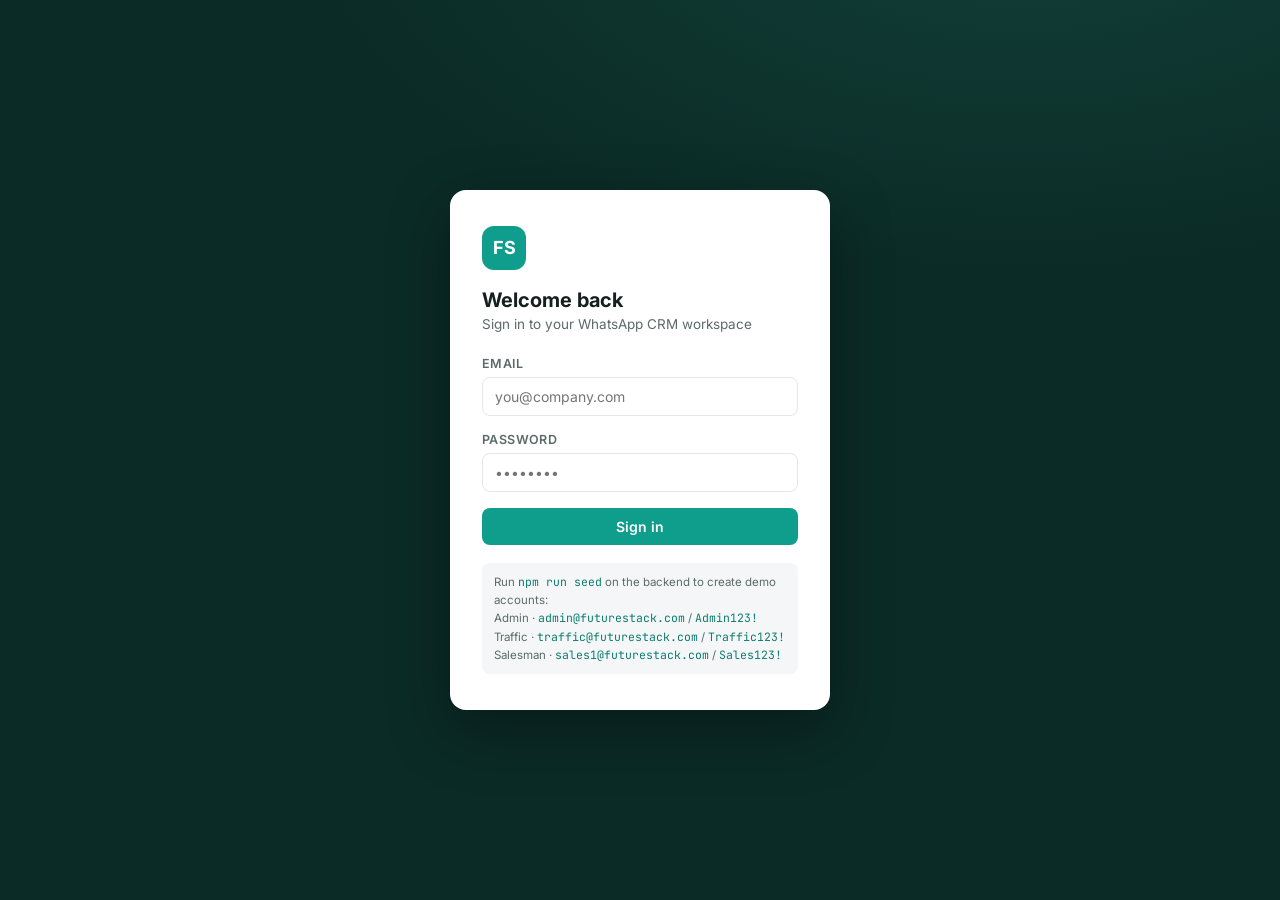
<file: index.html>
<!DOCTYPE html>
<html lang="en">
<head>
<meta charset="UTF-8" />
<meta name="viewport" content="width=device-width, initial-scale=1.0" />
<title>Sign in · WhatsApp CRM</title>
<link rel="stylesheet" href="/css/style.css" />
<link rel="preconnect" href="https://fonts.googleapis.com">
<link href="https://fonts.googleapis.com/css2?family=Inter:wght@400;500;600;700&family=JetBrains+Mono:wght@500&display=swap" rel="stylesheet">
</head>
<body>
  <div class="login-screen">
    <div class="login-card">
      <div class="brand-mark">FS</div>
      <h1>Welcome back</h1>
      <p class="sub">Sign in to your WhatsApp CRM workspace</p>

      <div class="error-msg" id="errorMsg"></div>

      <form id="loginForm">
        <div class="field">
          <label for="email">Email</label>
          <input type="email" id="email" placeholder="you@company.com" required />
        </div>
        <div class="field">
          <label for="password">Password</label>
          <input type="password" id="password" placeholder="••••••••" required />
        </div>
        <button type="submit" class="btn btn-primary" id="loginBtn">Sign in</button>
      </form>

      <div class="demo-hint">
        Run <code>npm run seed</code> on the backend to create demo accounts:<br/>
        Admin · <code>admin@futurestack.com</code> / <code>Admin123!</code><br/>
        Traffic · <code>traffic@futurestack.com</code> / <code>Traffic123!</code><br/>
        Salesman · <code>sales1@futurestack.com</code> / <code>Sales123!</code>
      </div>
    </div>
  </div>

  <script src="/js/config.js"></script>
  <script src="/js/api.js"></script>
  <script>
    // If already logged in, skip straight to the right dashboard
    (function () {
      const user = getUser();
      if (user && getToken()) window.location.href = roleHome(user.role);
    })();

    const form = document.getElementById('loginForm');
    const errorMsg = document.getElementById('errorMsg');
    const loginBtn = document.getElementById('loginBtn');

    form.addEventListener('submit', async (e) => {
      e.preventDefault();
      errorMsg.classList.remove('show');
      loginBtn.disabled = true;
      loginBtn.textContent = 'Signing in…';

      const email = document.getElementById('email').value.trim();
      const password = document.getElementById('password').value;

      try {
        const res = await fetch(API_BASE_URL + '/auth/login', {
          method: 'POST',
          headers: { 'Content-Type': 'application/json' },
          body: JSON.stringify({ email, password })
        });
        const data = await res.json();

        if (!res.ok || !data.success) {
          throw new Error(data.message || 'Login failed');
        }

        setSession(data.token, data.user);
        window.location.href = roleHome(data.user.role);
      } catch (err) {
        errorMsg.textContent = err.message;
        errorMsg.classList.add('show');
        loginBtn.disabled = false;
        loginBtn.textContent = 'Sign in';
      }
    });
  </script>
</body>
</html>
</file>
<file: css/style.css>
:root {
  --bg: #F4F6F7;
  --surface: #FFFFFF;
  --sidebar: #0B2B26;
  --sidebar-hover: #123F38;
  --ink: #15201E;
  --ink-soft: #5B6B68;
  --border: #E3E8E7;
  --accent: #0F9D8C;
  --accent-dark: #0C7C6E;
  --accent-soft: #E3F5F1;
  --warn: #F2A93B;
  --warn-soft: #FCEFD9;
  --danger: #E1543C;
  --danger-soft: #FBE6E1;
  --bubble-in: #FFFFFF;
  --bubble-out: #DCF4EE;
  --radius: 10px;
  --shadow: 0 1px 2px rgba(11, 43, 38, 0.06), 0 4px 12px rgba(11, 43, 38, 0.04);
  --font-ui: 'Inter', -apple-system, BlinkMacSystemFont, 'Segoe UI', sans-serif;
  --font-mono: 'JetBrains Mono', ui-monospace, SFMono-Regular, Menlo, monospace;
}

* { box-sizing: border-box; }

body {
  margin: 0;
  font-family: var(--font-ui);
  background: var(--bg);
  color: var(--ink);
  -webkit-font-smoothing: antialiased;
}

a { color: inherit; }

/* ---------- Login ---------- */
.login-screen {
  min-height: 100vh;
  display: flex;
  align-items: center;
  justify-content: center;
  background:
    radial-gradient(1200px 600px at 80% -10%, #123F38 0%, transparent 60%),
    var(--sidebar);
}

.login-card {
  width: 380px;
  background: var(--surface);
  border-radius: 16px;
  padding: 36px 32px;
  box-shadow: 0 20px 60px rgba(0,0,0,0.35);
}

.brand-mark {
  width: 44px;
  height: 44px;
  border-radius: 12px;
  background: var(--accent);
  display: flex;
  align-items: center;
  justify-content: center;
  color: white;
  font-weight: 700;
  font-size: 18px;
  margin-bottom: 18px;
}

.login-card h1 {
  font-size: 20px;
  margin: 0 0 4px;
}
.login-card p.sub {
  color: var(--ink-soft);
  font-size: 13.5px;
  margin: 0 0 24px;
}

.field { margin-bottom: 16px; }
.field label {
  display: block;
  font-size: 12.5px;
  font-weight: 600;
  color: var(--ink-soft);
  margin-bottom: 6px;
  text-transform: uppercase;
  letter-spacing: 0.03em;
}
.field input, .field select {
  width: 100%;
  padding: 10px 12px;
  border: 1px solid var(--border);
  border-radius: 8px;
  font-size: 14px;
  font-family: var(--font-ui);
  background: #fff;
  outline: none;
  transition: border-color .15s;
}
.field input:focus, .field select:focus { border-color: var(--accent); }

.btn {
  display: inline-flex;
  align-items: center;
  justify-content: center;
  gap: 6px;
  border: none;
  border-radius: 8px;
  padding: 10px 16px;
  font-size: 14px;
  font-weight: 600;
  font-family: var(--font-ui);
  cursor: pointer;
  transition: background .15s, transform .05s;
}
.btn:active { transform: scale(0.98); }
.btn-primary { background: var(--accent); color: white; width: 100%; }
.btn-primary:hover { background: var(--accent-dark); }
.btn-ghost { background: transparent; color: var(--ink-soft); border: 1px solid var(--border); }
.btn-ghost:hover { background: var(--bg); }
.btn-danger { background: var(--danger-soft); color: var(--danger); }
.btn-sm { padding: 6px 10px; font-size: 12.5px; border-radius: 6px; }

.error-msg {
  background: var(--danger-soft);
  color: var(--danger);
  font-size: 13px;
  padding: 8px 12px;
  border-radius: 8px;
  margin-bottom: 14px;
  display: none;
}
.error-msg.show { display: block; }

.demo-hint {
  margin-top: 18px;
  font-size: 11.5px;
  color: var(--ink-soft);
  background: var(--bg);
  border-radius: 8px;
  padding: 10px 12px;
  line-height: 1.6;
}
.demo-hint code { font-family: var(--font-mono); color: var(--accent-dark); }

/* ---------- App shell ---------- */
.app {
  display: grid;
  grid-template-columns: 220px 1fr;
  height: 100vh;
}

.sidebar {
  background: var(--sidebar);
  color: #DCEAE6;
  padding: 20px 14px;
  display: flex;
  flex-direction: column;
}

.sidebar .brand {
  display: flex;
  align-items: center;
  gap: 10px;
  margin-bottom: 28px;
  padding: 0 6px;
}
.sidebar .brand .brand-mark { margin: 0; width: 32px; height: 32px; font-size: 14px; border-radius: 9px; }
.sidebar .brand span { font-weight: 700; font-size: 15px; color: #fff; }

.nav-item {
  display: flex;
  align-items: center;
  gap: 10px;
  padding: 10px 12px;
  border-radius: 8px;
  font-size: 13.5px;
  font-weight: 500;
  color: #B9CFC9;
  cursor: pointer;
  margin-bottom: 2px;
}
.nav-item:hover { background: var(--sidebar-hover); color: #fff; }
.nav-item.active { background: var(--accent); color: #fff; }

.sidebar .spacer { flex: 1; }

.user-pill {
  display: flex;
  align-items: center;
  gap: 10px;
  padding: 10px;
  border-radius: 10px;
  background: var(--sidebar-hover);
  font-size: 12.5px;
}
.user-pill .avatar {
  width: 30px; height: 30px; border-radius: 50%;
  background: var(--accent);
  display: flex; align-items: center; justify-content: center;
  font-weight: 700; font-size: 12px; color: #fff; flex-shrink: 0;
}
.user-pill .meta { line-height: 1.3; overflow: hidden; }
.user-pill .meta .name { font-weight: 600; color: #fff; white-space: nowrap; overflow: hidden; text-overflow: ellipsis; }
.user-pill .meta .role { color: #9CB6AF; text-transform: capitalize; font-size: 11px; }
.logout-link {
  margin-top: 10px;
  text-align: center;
  font-size: 12px;
  color: #9CB6AF;
  cursor: pointer;
  text-decoration: underline;
}
.logout-link:hover { color: #fff; }

.main {
  overflow: hidden;
  display: flex;
  flex-direction: column;
}

.topbar {
  padding: 16px 24px;
  border-bottom: 1px solid var(--border);
  background: var(--surface);
  display: flex;
  align-items: center;
  justify-content: space-between;
}
.topbar h2 { margin: 0; font-size: 17px; }
.topbar .topbar-sub { font-size: 12.5px; color: var(--ink-soft); margin-top: 2px; }

.content { padding: 22px 24px; overflow-y: auto; flex: 1; }

/* ---------- Tables / cards ---------- */
.card {
  background: var(--surface);
  border: 1px solid var(--border);
  border-radius: var(--radius);
  box-shadow: var(--shadow);
}

table { width: 100%; border-collapse: collapse; }
th {
  text-align: left;
  font-size: 11.5px;
  text-transform: uppercase;
  letter-spacing: 0.03em;
  color: var(--ink-soft);
  padding: 10px 16px;
  border-bottom: 1px solid var(--border);
}
td { padding: 12px 16px; font-size: 13.5px; border-bottom: 1px solid var(--border); }
tr:last-child td { border-bottom: none; }

.badge {
  display: inline-flex;
  padding: 3px 9px;
  border-radius: 100px;
  font-size: 11px;
  font-weight: 600;
  text-transform: capitalize;
}
.badge-new { background: var(--warn-soft); color: #946C1B; }
.badge-assigned { background: var(--accent-soft); color: var(--accent-dark); }
.badge-closed { background: #EDEFEF; color: var(--ink-soft); }
.badge-active { background: var(--accent-soft); color: var(--accent-dark); }
.badge-inactive { background: var(--danger-soft); color: var(--danger); }
.badge-admin { background: #EAE3FB; color: #6B3FD6; }
.badge-traffic_manager { background: var(--warn-soft); color: #946C1B; }
.badge-salesman { background: var(--accent-soft); color: var(--accent-dark); }

.dot {
  width: 7px; height: 7px; border-radius: 50%;
  display: inline-block; margin-right: 5px;
}
.dot.online { background: var(--accent); }
.dot.offline { background: #C7CDCC; }

/* ---------- Forms in panels ---------- */
.panel-header {
  display: flex;
  align-items: center;
  justify-content: space-between;
  margin-bottom: 16px;
}
.panel-header h3 { margin: 0; font-size: 15px; }

.inline-form {
  display: grid;
  grid-template-columns: 1.2fr 1.2fr 1fr 1fr auto;
  gap: 10px;
  padding: 16px;
  border-bottom: 1px solid var(--border);
  background: #FBFCFC;
}
.inline-form input, .inline-form select {
  padding: 8px 10px;
  border: 1px solid var(--border);
  border-radius: 7px;
  font-size: 13px;
  font-family: var(--font-ui);
}

/* ---------- Chat layout ---------- */
.chat-shell {
  display: grid;
  grid-template-columns: 320px 1fr;
  height: 100%;
  border: 1px solid var(--border);
  border-radius: var(--radius);
  overflow: hidden;
  background: var(--surface);
}

.chat-list {
  border-right: 1px solid var(--border);
  overflow-y: auto;
  background: #FBFCFC;
}

.chat-list-item {
  display: flex;
  gap: 10px;
  padding: 12px 14px;
  border-bottom: 1px solid var(--border);
  cursor: pointer;
  position: relative;
}
.chat-list-item:hover { background: var(--accent-soft); }
.chat-list-item.active { background: var(--accent-soft); }

.chat-avatar {
  width: 38px; height: 38px; border-radius: 50%;
  background: var(--accent);
  color: #fff; font-weight: 700; font-size: 14px;
  display: flex; align-items: center; justify-content: center;
  flex-shrink: 0;
}
.chat-list-item .ci-main { flex: 1; min-width: 0; }
.chat-list-item .ci-top { display: flex; justify-content: space-between; align-items: baseline; }
.chat-list-item .phone { font-weight: 600; font-size: 13.5px; font-family: var(--font-mono); }
.chat-list-item .time { font-size: 10.5px; color: var(--ink-soft); }
.chat-list-item .preview { font-size: 12.5px; color: var(--ink-soft); white-space: nowrap; overflow: hidden; text-overflow: ellipsis; max-width: 210px; margin-top: 2px; }
.chat-list-item .ci-meta { display: flex; gap: 6px; margin-top: 6px; align-items: center; }

.unread-pill {
  background: var(--accent);
  color: #fff;
  font-size: 10.5px;
  font-weight: 700;
  border-radius: 100px;
  padding: 1px 7px;
  flex-shrink: 0;
}

.empty-list { padding: 30px 20px; text-align: center; color: var(--ink-soft); font-size: 13px; }

.chat-window { display: flex; flex-direction: column; height: 100%; min-width: 0; }
.chat-window-header {
  padding: 14px 18px;
  border-bottom: 1px solid var(--border);
  display: flex;
  align-items: center;
  justify-content: space-between;
}
.chat-window-header .who { display: flex; align-items: center; gap: 10px; }
.chat-window-header .phone { font-weight: 700; font-family: var(--font-mono); font-size: 14.5px; }
.chat-window-header .status-line { font-size: 12px; color: var(--ink-soft); margin-top: 2px; }

.chat-messages {
  flex: 1;
  overflow-y: auto;
  padding: 18px;
  display: flex;
  flex-direction: column;
  gap: 8px;
  background:
    linear-gradient(var(--bg), var(--bg));
}

.bubble-row { display: flex; }
.bubble-row.out { justify-content: flex-end; }
.bubble {
  max-width: 60%;
  padding: 8px 12px;
  border-radius: 10px;
  font-size: 13.5px;
  line-height: 1.45;
  box-shadow: 0 1px 1px rgba(0,0,0,0.04);
}
.bubble-row.in .bubble { background: var(--bubble-in); border: 1px solid var(--border); border-top-left-radius: 2px; }
.bubble-row.out .bubble { background: var(--bubble-out); border-top-right-radius: 2px; }
.bubble .meta-time { display: block; font-size: 10px; color: var(--ink-soft); margin-top: 4px; text-align: right; }
.bubble-row.system { justify-content: center; }
.bubble-row.system .bubble { background: #EEF1F1; color: var(--ink-soft); font-size: 11.5px; max-width: 70%; text-align: center; }

.chat-composer {
  display: flex;
  gap: 10px;
  padding: 14px 16px;
  border-top: 1px solid var(--border);
}
.chat-composer input {
  flex: 1;
  padding: 10px 14px;
  border-radius: 100px;
  border: 1px solid var(--border);
  font-size: 13.5px;
  font-family: var(--font-ui);
  outline: none;
}
.chat-composer input:focus { border-color: var(--accent); }
.chat-composer button {
  width: 42px; height: 42px; border-radius: 50%;
  background: var(--accent); color: #fff; border: none; cursor: pointer;
  display: flex; align-items: center; justify-content: center;
  flex-shrink: 0;
}
.chat-composer button:hover { background: var(--accent-dark); }
.chat-composer button:disabled { background: #C7CDCC; cursor: not-allowed; }

.chat-empty-state {
  flex: 1;
  display: flex;
  align-items: center;
  justify-content: center;
  flex-direction: column;
  color: var(--ink-soft);
  gap: 8px;
  font-size: 13.5px;
}

.select-inline {
  padding: 6px 8px;
  border-radius: 6px;
  border: 1px solid var(--border);
  font-size: 12.5px;
  font-family: var(--font-ui);
}

.toast {
  position: fixed;
  bottom: 22px;
  right: 22px;
  background: var(--sidebar);
  color: #fff;
  padding: 12px 18px;
  border-radius: 10px;
  font-size: 13px;
  box-shadow: 0 10px 30px rgba(0,0,0,0.25);
  opacity: 0;
  transform: translateY(8px);
  transition: opacity .2s, transform .2s;
  pointer-events: none;
  z-index: 50;
}
.toast.show { opacity: 1; transform: translateY(0); }

.stat-grid {
  display: grid;
  grid-template-columns: repeat(4, 1fr);
  gap: 14px;
  margin-bottom: 20px;
}
.stat-card {
  background: var(--surface);
  border: 1px solid var(--border);
  border-radius: var(--radius);
  padding: 16px 18px;
}
.stat-card .num { font-size: 24px; font-weight: 700; }
.stat-card .label { font-size: 12px; color: var(--ink-soft); margin-top: 2px; }

@media (max-width: 900px) {
  .app { grid-template-columns: 70px 1fr; }
  .sidebar .brand span, .nav-item span.label, .user-pill .meta { display: none; }
  .stat-grid { grid-template-columns: repeat(2, 1fr); }
}
</file>
